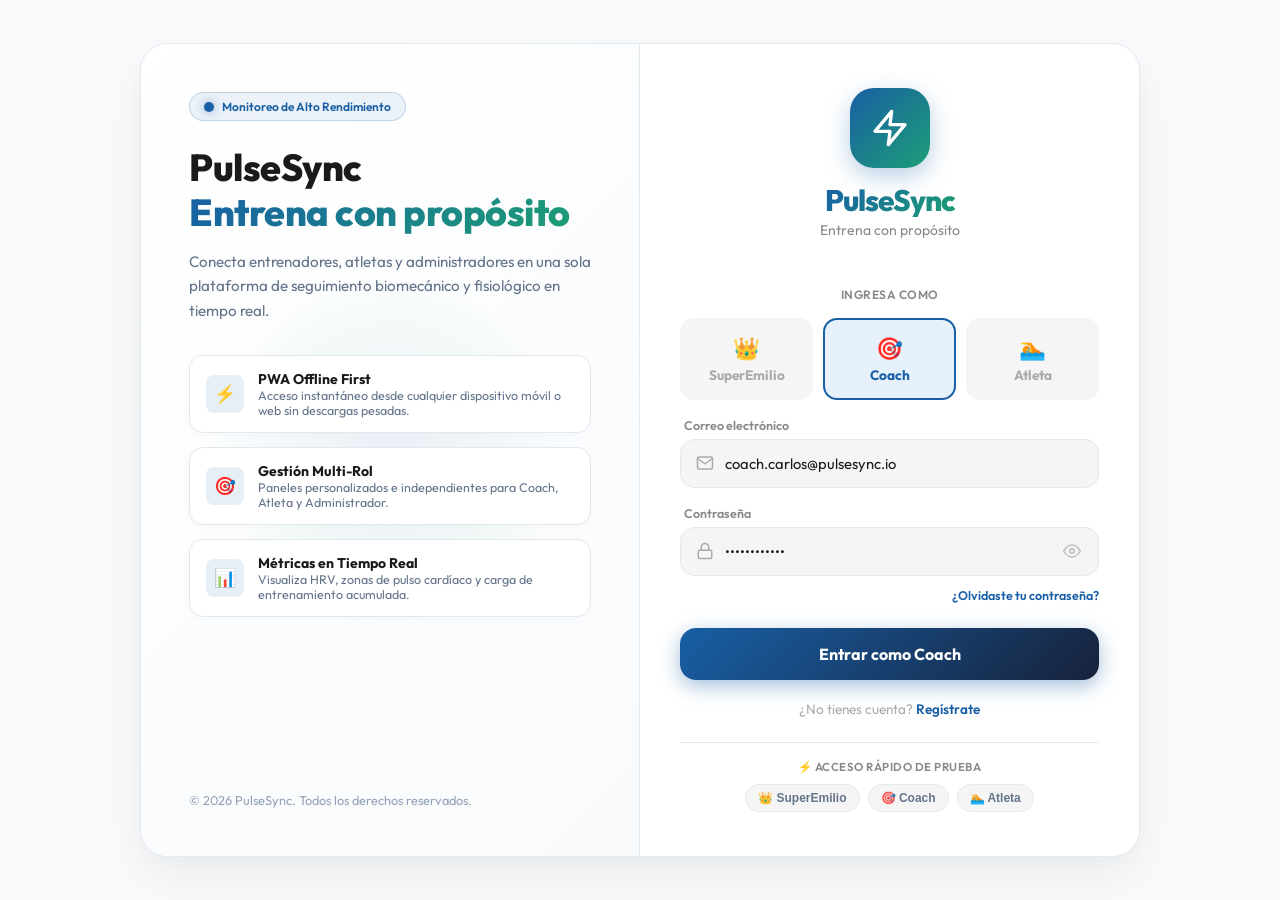
<file: index.html>
<!DOCTYPE html>
<html lang="es">
<head>
  <meta charset="UTF-8">
  <meta name="viewport" content="width=device-width, initial-scale=1.0, maximum-scale=5.0">
  <meta name="description" content="PulseSync - Plataforma de Monitoreo de Rendimiento Deportivo y Salud. Entrena con propósito.">
  <meta name="theme-color" content="#185FA5">
  <meta name="mobile-web-app-capable" content="yes">
  <meta name="apple-mobile-web-app-status-bar-style" content="black-translucent">
  <meta name="apple-mobile-web-app-title" content="PulseSync">

  <title>PulseSync | Iniciar Sesión</title>

  <!-- PWA Manifest & Favicon -->
  <link rel="manifest" href="manifest.json">
  <link rel="icon" type="image/svg+xml" href="assets/icons/icon.svg">
  <link rel="apple-touch-icon" href="assets/icons/icon.svg">

  <!-- Style Sheets -->
  <link rel="stylesheet" href="css/main.css">
  <link rel="stylesheet" href="css/components.css">
  <link rel="stylesheet" href="css/login.css">
  <link rel="stylesheet" href="css/dashboard.css">
</head>
<body>

  <!-- ==========================================================================
       LOGIN VIEW SECTION (Basada en Mocks Emilio - Pantalla Inicio V1)
       ========================================================================== -->
  <section id="login-view" class="login-container">
    <main class="login-wrapper glass-panel">
      
      <!-- Desktop Left Hero Panel -->
      <aside class="login-hero">
        <div class="hero-glow-circle"></div>
        <div class="hero-content">
          <div class="hero-badge">
            <span class="pulse-dot"></span> Monitoreo de Alto Rendimiento
          </div>
          <h1 class="hero-title">PulseSync <br><span class="text-gradient">Entrena con propósito</span></h1>
          <p class="hero-description">
            Conecta entrenadores, atletas y administradores en una sola plataforma de seguimiento biomecánico y fisiológico en tiempo real.
          </p>

          <div class="hero-features">
            <article class="feature-item">
              <div class="feature-icon">⚡</div>
              <div class="feature-text">
                <h4>PWA Offline First</h4>
                <p>Acceso instantáneo desde cualquier dispositivo móvil o web sin descargas pesadas.</p>
              </div>
            </article>

            <article class="feature-item">
              <div class="feature-icon">🎯</div>
              <div class="feature-text">
                <h4>Gestión Multi-Rol</h4>
                <p>Paneles personalizados e independientes para Coach, Atleta y Administrador.</p>
              </div>
            </article>

            <article class="feature-item">
              <div class="feature-icon">📊</div>
              <div class="feature-text">
                <h4>Métricas en Tiempo Real</h4>
                <p>Visualiza HRV, zonas de pulso cardíaco y carga de entrenamiento acumulada.</p>
              </div>
            </article>
          </div>
        </div>

        <footer class="hero-footer">
          &copy; 2026 PulseSync. Todos los derechos reservados.
        </footer>
      </aside>

      <!-- Right Login Form Card -->
      <div class="login-card">
        <header class="login-header-mobile">
          <div class="brand-logo-card">
            <div class="brand-icon-box">
              <svg width="40" height="40" viewBox="0 0 24 24" fill="none" stroke="#ffffff" stroke-width="2" stroke-linecap="round" stroke-linejoin="round">
                <path d="M13 2L3 14h9l-1 8 10-12h-9l1-8z"/>
              </svg>
            </div>
            <h1 class="brand-title-heading text-gradient">PulseSync</h1>
            <p class="brand-subtitle-tag">Entrena con propósito</p>
          </div>
        </header>

        <form id="login-form" novalidate>
          
          <!-- Selector de tipo de cuenta (Mock Emilio Style) -->
          <div class="form-group">
            <label class="form-label-center">INGRESA COMO</label>
            <div class="role-selector-grid">
              
              <!-- Role: Admin -->
              <div class="role-card-option" data-role="admin">
                <input type="radio" name="user-role" id="role-admin" value="admin">
                <label for="role-admin" class="role-card-label">
                  <span class="role-card-icon">👑</span>
                  <span class="role-card-title">SuperEmilio</span>
                </label>
              </div>

              <!-- Role: Coach -->
              <div class="role-card-option" data-role="trainer">
                <input type="radio" name="user-role" id="role-trainer" value="trainer" checked>
                <label for="role-trainer" class="role-card-label">
                  <span class="role-card-icon">🎯</span>
                  <span class="role-card-title">Coach</span>
                </label>
              </div>

              <!-- Role: Atleta -->
              <div class="role-card-option" data-role="athlete">
                <input type="radio" name="user-role" id="role-athlete" value="athlete">
                <label for="role-athlete" class="role-card-label">
                  <span class="role-card-icon">🏊</span>
                  <span class="role-card-title">Atleta</span>
                </label>
              </div>

            </div>
          </div>

          <!-- Correo electrónico -->
          <div class="form-group">
            <label for="email-input" class="form-label">Correo electrónico</label>
            <div class="input-wrapper">
              <svg class="input-icon" viewBox="0 0 24 24" fill="none" stroke="currentColor" stroke-width="2" stroke-linecap="round" stroke-linejoin="round">
                <path d="M4 4h16c1.1 0 2 .9 2 2v12c0 1.1-.9 2-2 2H4c-1.1 0-2-.9-2-2V6c0-1.1.9-2 2-2z"/>
                <polyline points="22,6 12,13 2,6"/>
              </svg>
              <input 
                type="email" 
                id="email-input" 
                class="form-input" 
                placeholder="tu@correo.com"
                value="coach.carlos@pulsesync.io" 
                required 
                autocomplete="username"
              >
            </div>
          </div>

          <!-- Contraseña -->
          <div class="form-group" style="margin-bottom: 8px;">
            <label for="password-input" class="form-label">Contraseña</label>
            <div class="input-wrapper">
              <svg class="input-icon" viewBox="0 0 24 24" fill="none" stroke="currentColor" stroke-width="2" stroke-linecap="round" stroke-linejoin="round">
                <rect x="3" y="11" width="18" height="11" rx="2"/>
                <path d="M7 11V7a5 5 0 0 1 10 0v4"/>
              </svg>
              <input 
                type="password" 
                id="password-input" 
                class="form-input" 
                placeholder="••••••••" 
                value="CoachPass123"
                required 
                autocomplete="current-password"
              >
              <button type="button" id="toggle-password" class="toggle-password-btn" title="Mostrar/ocultar contraseña" aria-label="Mostrar/ocultar contraseña">
                <svg width="18" height="18" viewBox="0 0 24 24" fill="none" stroke="currentColor" stroke-width="2" stroke-linecap="round">
                  <path d="M1 12s4-8 11-8 11 8 11 8-4 8-11 8-11-8-11-8z"/>
                  <circle cx="12" cy="12" r="3"/>
                </svg>
              </button>
            </div>
          </div>

          <!-- Forgot Password -->
          <div class="forgot-wrapper">
            <a href="#" class="forgot-link" onclick="alert('Recuperación de contraseña en desarrollo.'); return false;">¿Olvidaste tu contraseña?</a>
          </div>

          <!-- Botón entrar dinámico según rol seleccionado -->
          <button type="submit" id="submit-btn" class="btn-primary">
            <span id="submit-btn-text">Entrar como Coach</span>
          </button>

          <!-- Registro -->
          <div class="register-footer">
            <span>¿No tienes cuenta? </span>
            <a href="#" class="register-link" onclick="alert('Módulo de registro en desarrollo.'); return false;">Regístrate</a>
          </div>

        </form>

        <!-- Quick Presets -->
        <div class="presets-container">
          <div class="presets-title">⚡ Acceso Rápido de Prueba</div>
          <div class="presets-buttons">
            <button class="preset-chip" data-preset-role="admin">👑 SuperEmilio</button>
            <button class="preset-chip" data-preset-role="trainer">🎯 Coach</button>
            <button class="preset-chip" data-preset-role="athlete">🏊 Atleta</button>
          </div>
        </div>

      </div>

    </main>
  </section>

  <!-- ==========================================================================
       DASHBOARD VIEW SECTION
       ========================================================================== -->
  <section id="dashboard-view" class="dashboard-container hidden">
    <!-- Navbar -->
    <header class="dash-navbar">
      <div class="brand-header">
        <div class="brand-logo-wrapper" style="width: 36px; height: 36px;">
          <img src="assets/icons/icon.svg" alt="PulseSync Logo" class="brand-logo-svg">
        </div>
        <span class="brand-title text-gradient" style="font-size: 1.4rem;">PulseSync</span>
      </div>

      <div class="dash-nav-right">
        <div class="user-badge-pill">
          <div id="nav-user-avatar" class="avatar-circle">C</div>
          <span id="nav-user-name" class="user-name">Coach</span>
          <span id="nav-role-tag" class="role-tag trainer">Coach</span>
        </div>
        <button id="logout-btn" class="btn-secondary" title="Cerrar sesión activa">
          <svg width="18" height="18" fill="none" stroke="currentColor" viewBox="0 0 24 24">
            <path stroke-linecap="round" stroke-linejoin="round" stroke-width="2" d="M17 16l4-4m0 0l-4-4m4 4H7m6 4v1a3 3 0 01-3 3H6a3 3 0 01-3-3V7a3 3 0 013-3h4a3 3 0 013 3v1"/>
          </svg>
          <span class="desktop-only">Salir</span>
        </button>
      </div>
    </header>

    <!-- Dynamic Main Content Container -->
    <main id="role-dashboard-content" class="dash-content"></main>
  </section>

  <!-- Toast Container -->
  <div id="toast-container"></div>

  <!-- JavaScript Modules -->
  <script type="module" src="js/app.js"></script>
</body>
</html>
</file>
<file: css/main.css>
/* ==========================================================================
   PulseSync Main Design System & Global Styles (Light Mode - Mocks Emilio)
   ========================================================================== */

@import url('https://fonts.googleapis.com/css2?family=Outfit:wght@300;400;500;600;700;800&display=swap');

:root {
  /* Light Theme Color Palette */
  --bg-dark: #f8fafc;
  --bg-dark-depth: #ffffff;
  --bg-surface: #ffffff;
  --bg-surface-hover: #f1f5f9;
  --bg-glass-card: #ffffff;
  
  /* Primary Gradients & Accents */
  --primary-blue: #185FA5;
  --primary-emerald: #1D9E75;
  --primary-gradient: linear-gradient(135deg, #185FA5 0%, #1D9E75 100%);
  --primary-gradient-hover: linear-gradient(135deg, #134e89 0%, #168562 100%);

  /* Role Accent Colors & Light Tints */
  --role-admin: #8b5cf6;
  --role-admin-bg: #F3E8FF;
  --role-trainer: #185FA5;
  --role-trainer-bg: #E6F1FB;
  --role-athlete: #1D9E75;
  --role-athlete-bg: #E1F5EE;

  /* Neutrals & Borders */
  --text-main: #1a1a1a;
  --text-secondary: #64748b;
  --text-muted: #94a3b8;
  --border-glass: #e2e8f0;
  --border-glass-light: #e8e8e8;
  --border-accent: #185FA5;

  /* Shadows */
  --shadow-glass: 0 15px 35px rgba(0, 0, 0, 0.07), 0 3px 10px rgba(0, 0, 0, 0.03);
  --shadow-glow: 0 4px 20px rgba(24, 95, 165, 0.15);

  /* Layout */
  --radius-sm: 8px;
  --radius-md: 14px;
  --radius-lg: 22px;
  --radius-full: 9999px;
  --font-family: 'Outfit', -apple-system, BlinkMacSystemFont, 'SF Pro Display', 'Segoe UI', Roboto, sans-serif;
  --transition-fast: all 0.2s cubic-bezier(0.4, 0, 0.2, 1);
  --transition-normal: all 0.3s cubic-bezier(0.4, 0, 0.2, 1);
}

/* Reset & Base Styles */
*, *::before, *::after {
  box-sizing: border-box;
  margin: 0;
  padding: 0;
}

html, body {
  width: 100%;
  min-height: 100vh;
  font-family: var(--font-family);
  background-color: var(--bg-dark);
  color: var(--text-main);
  overflow-x: hidden;
  -webkit-font-smoothing: antialiased;
  -moz-osx-font-smoothing: grayscale;
}

/* Ambient Glowing Background Orbs (Light & Subtle) */
body::before, body::after {
  content: '';
  position: fixed;
  border-radius: 50%;
  filter: blur(120px);
  z-index: -1;
  pointer-events: none;
}

body::before {
  top: -10%;
  left: -10%;
  width: 45vw;
  height: 45vw;
  background: radial-gradient(circle, rgba(24, 95, 165, 0.07) 0%, rgba(29, 158, 117, 0.03) 70%, transparent 100%);
  animation: orbFloat 18s ease-in-out infinite alternate;
}

body::after {
  bottom: -15%;
  right: -10%;
  width: 50vw;
  height: 50vw;
  background: radial-gradient(circle, rgba(29, 158, 117, 0.06) 0%, rgba(139, 92, 246, 0.03) 70%, transparent 100%);
  animation: orbFloat 22s ease-in-out infinite alternate-reverse;
}

@keyframes orbFloat {
  0% { transform: translate(0, 0) scale(1); }
  50% { transform: translate(40px, 30px) scale(1.1); }
  100% { transform: translate(-30px, 50px) scale(0.95); }
}

/* Utility Classes */
.hidden {
  display: none !important;
}

.text-gradient {
  background: var(--primary-gradient);
  -webkit-background-clip: text;
  -webkit-text-fill-color: transparent;
  background-clip: text;
}

.glass-panel {
  background: var(--bg-surface);
  border: 1px solid var(--border-glass);
  box-shadow: var(--shadow-glass);
}

/* Animations */
@keyframes fadeIn {
  from { opacity: 0; transform: translateY(12px); }
  to { opacity: 1; transform: translateY(0); }
}

.animate-fade-in {
  animation: fadeIn 0.4s ease-out forwards;
}

/* Pulse indicator dot */
.pulse-dot {
  width: 10px;
  height: 10px;
  border-radius: 50%;
  background-color: var(--primary-blue);
  box-shadow: 0 0 10px rgba(24, 95, 165, 0.5);
  display: inline-block;
  animation: pulseDotAnim 2s infinite;
}

@keyframes pulseDotAnim {
  0% { transform: scale(0.95); box-shadow: 0 0 0 0 rgba(24, 95, 165, 0.7); }
  70% { transform: scale(1.1); box-shadow: 0 0 0 10px rgba(24, 95, 165, 0); }
  100% { transform: scale(0.95); box-shadow: 0 0 0 0 rgba(24, 95, 165, 0); }
}
</file>
<file: css/components.css>
/* ==========================================================================
   PulseSync UI Component Styles (Light Mode - Refinado según Mocks Emilio)
   ========================================================================== */

/* Brand Header & Mock Emilio Logo Box */
.brand-logo-card {
  display: flex;
  flex-direction: column;
  align-items: center;
  text-align: center;
  margin-bottom: 24px;
}

.brand-icon-box {
  width: 80px;
  height: 80px;
  border-radius: 24px;
  background: linear-gradient(135deg, #185FA5 0%, #1D9E75 100%);
  display: flex;
  align-items: center;
  justify-content: center;
  box-shadow: 0 8px 24px rgba(24, 95, 165, 0.3);
  margin-bottom: 16px;
  transition: transform 0.3s ease;
}

.brand-icon-box:hover {
  transform: scale(1.05) rotate(3deg);
}

.brand-title-heading {
  font-size: 1.85rem;
  font-weight: 800;
  letter-spacing: -1px;
  color: #185FA5;
  line-height: 1.1;
}

.brand-subtitle-tag {
  font-size: 0.875rem;
  color: #888888;
  font-weight: 400;
  margin-top: 4px;
}

/* Header / Brand Logo Compact */
.brand-header {
  display: flex;
  align-items: center;
  gap: 12px;
  user-select: none;
}

.brand-logo-wrapper {
  position: relative;
  width: 40px;
  height: 40px;
  display: flex;
  align-items: center;
  justify-content: center;
}

.brand-logo-svg {
  width: 100%;
  height: 100%;
}

/* Form Controls (Exact Mocks Emilio Light Fields) */
.form-group {
  display: flex;
  flex-direction: column;
  gap: 6px;
  margin-bottom: 18px;
}

.form-label {
  font-size: 0.78rem;
  font-weight: 600;
  color: #888888;
  display: flex;
  justify-content: space-between;
  align-items: center;
  margin-left: 4px;
}

.form-label-center {
  font-size: 0.75rem;
  font-weight: 600;
  color: #888888;
  text-align: center;
  letter-spacing: 0.5px;
  text-transform: uppercase;
  margin-bottom: 10px;
}

.input-wrapper {
  position: relative;
  display: flex;
  align-items: center;
}

.input-icon {
  position: absolute;
  left: 16px;
  color: #aaaaaa;
  width: 18px;
  height: 18px;
  pointer-events: none;
  transition: var(--transition-fast);
}

.form-input {
  width: 100%;
  padding: 14px 16px 14px 44px;
  background: #f5f5f5;
  border: 1.5px solid #e8e8e8;
  border-radius: 14px;
  color: #1a1a1a;
  font-family: inherit;
  font-size: 0.92rem;
  outline: none;
  transition: var(--transition-fast);
}

.form-input::placeholder {
  color: #bbbbbb;
}

.form-input:focus {
  border-color: #185FA5;
  background: #ffffff;
  box-shadow: 0 0 0 3px rgba(24, 95, 165, 0.15);
}

.input-wrapper:focus-within .input-icon {
  color: #185FA5;
}

/* Password Toggle Icon */
.toggle-password-btn {
  position: absolute;
  right: 14px;
  background: none;
  border: none;
  color: #bbbbbb;
  cursor: pointer;
  padding: 4px;
  display: flex;
  align-items: center;
  justify-content: center;
  transition: var(--transition-fast);
}

.toggle-password-btn:hover {
  color: #1a1a1a;
}

/* Forgot password link wrapper */
.forgot-wrapper {
  text-align: right;
  margin-bottom: 24px;
  margin-top: 6px;
}

.forgot-link {
  font-size: 0.78rem;
  color: #185FA5;
  font-weight: 600;
  text-decoration: none;
  transition: var(--transition-fast);
}

.forgot-link:hover {
  text-decoration: underline;
}

/* Role Selector Grid / Cards (Exact Mock Emilio Style) */
.role-selector-grid {
  display: grid;
  grid-template-columns: repeat(3, 1fr);
  gap: 10px;
}

.role-card-option {
  position: relative;
}

.role-card-option input[type="radio"] {
  position: absolute;
  opacity: 0;
  width: 0;
  height: 0;
}

.role-card-label {
  display: flex;
  flex-direction: column;
  align-items: center;
  justify-content: center;
  gap: 4px;
  padding: 14px 8px;
  background: #f5f5f5;
  border: 2px solid transparent;
  border-radius: 14px;
  cursor: pointer;
  transition: all 0.2s ease;
  text-align: center;
}

.role-card-icon {
  font-size: 1.35rem;
}

.role-card-title {
  font-size: 0.85rem;
  font-weight: 700;
  color: #aaaaaa;
  transition: color 0.2s ease;
}

/* Selected Role Themes (Mocks Emilio Color Match) */
.role-card-option[data-role="trainer"] input[type="radio"]:checked + .role-card-label {
  background: #E6F1FB;
  border-color: #185FA5;
}
.role-card-option[data-role="trainer"] input[type="radio"]:checked + .role-card-label .role-card-title {
  color: #185FA5;
}

.role-card-option[data-role="athlete"] input[type="radio"]:checked + .role-card-label {
  background: #E1F5EE;
  border-color: #1D9E75;
}
.role-card-option[data-role="athlete"] input[type="radio"]:checked + .role-card-label .role-card-title {
  color: #1D9E75;
}

.role-card-option[data-role="admin"] input[type="radio"]:checked + .role-card-label {
  background: #F3E8FF;
  border-color: #8b5cf6;
}
.role-card-option[data-role="admin"] input[type="radio"]:checked + .role-card-label .role-card-title {
  color: #8b5cf6;
}

/* Primary Button (Exact Mock Emilio Style) */
.btn-primary {
  width: 100%;
  padding: 16px;
  background: #185FA5;
  border: none;
  border-radius: 16px;
  color: #ffffff;
  font-family: inherit;
  font-size: 1rem;
  font-weight: 700;
  cursor: pointer;
  display: flex;
  align-items: center;
  justify-content: center;
  gap: 10px;
  box-shadow: 0 6px 20px rgba(24, 95, 165, 0.3);
  transition: all 0.2s ease;
  margin-bottom: 20px;
}

.btn-primary:hover {
  transform: translateY(-1px);
  box-shadow: 0 8px 24px rgba(24, 95, 165, 0.45);
}

.btn-primary:active {
  transform: translateY(0);
}

/* Register Footer (Exact Mock Emilio) */
.register-footer {
  text-align: center;
  font-size: 0.85rem;
  color: #aaaaaa;
}

.register-link {
  color: #185FA5;
  font-weight: 600;
  text-decoration: none;
  transition: var(--transition-fast);
}

.register-link:hover {
  text-decoration: underline;
}

/* Secondary Button */
.btn-secondary {
  padding: 8px 16px;
  background: #f1f5f9;
  border: 1px solid #e2e8f0;
  border-radius: var(--radius-md);
  color: #1a1a1a;
  font-family: inherit;
  font-size: 0.85rem;
  font-weight: 600;
  cursor: pointer;
  display: inline-flex;
  align-items: center;
  gap: 8px;
  transition: var(--transition-fast);
}

.btn-secondary:hover {
  background: #e2e8f0;
}

/* Quick Presets */
.presets-container {
  margin-top: 24px;
  padding-top: 16px;
  border-top: 1px solid #e8e8e8;
}

.presets-title {
  font-size: 0.72rem;
  font-weight: 600;
  color: #888888;
  text-transform: uppercase;
  letter-spacing: 0.5px;
  margin-bottom: 10px;
  text-align: center;
}

.presets-buttons {
  display: flex;
  gap: 8px;
  justify-content: center;
}

.preset-chip {
  padding: 6px 12px;
  font-size: 0.75rem;
  font-weight: 600;
  background: #f5f5f5;
  border: 1px solid #e8e8e8;
  border-radius: var(--radius-full);
  color: #64748b;
  cursor: pointer;
  transition: var(--transition-fast);
}

.preset-chip:hover {
  background: #E6F1FB;
  border-color: #185FA5;
  color: #185FA5;
}

/* Toast Notifications */
#toast-container {
  position: fixed;
  bottom: 24px;
  right: 24px;
  z-index: 1000;
  display: flex;
  flex-direction: column;
  gap: 10px;
  pointer-events: none;
}

.toast {
  pointer-events: auto;
  min-width: 280px;
  padding: 14px 20px;
  border-radius: var(--radius-md);
  background: #ffffff;
  border: 1px solid #e2e8f0;
  color: #1a1a1a;
  font-size: 0.9rem;
  font-weight: 600;
  display: flex;
  align-items: center;
  gap: 12px;
  box-shadow: 0 10px 30px rgba(0,0,0,0.1);
  animation: slideInRight 0.3s cubic-bezier(0.175, 0.885, 0.32, 1.275);
}

.toast-success { border-left: 4px solid #1D9E75; }
.toast-error { border-left: 4px solid var(--accent-rose); }
.toast-info { border-left: 4px solid #185FA5; }

@keyframes slideInRight {
  from { transform: translateX(100%); opacity: 0; }
  to { transform: translateX(0); opacity: 1; }
}
</file>
<file: css/login.css>
/* ==========================================================================
   PulseSync Login Screen Layout (Clean Light Mode - Mocks Emilio)
   ========================================================================== */

.login-container {
  min-height: 100vh;
  display: flex;
  align-items: center;
  justify-content: center;
  padding: 20px;
  background-color: var(--bg-dark);
}

.login-wrapper {
  width: 100%;
  max-width: 1000px;
  display: grid;
  grid-template-columns: 1fr;
  border-radius: 28px;
  overflow: hidden;
  position: relative;
  background: #ffffff;
  border: 1px solid #e2e8f0;
  box-shadow: 0 20px 50px rgba(0, 0, 0, 0.06), 0 4px 15px rgba(0, 0, 0, 0.02);
}

/* Card Content Styling */
.login-card {
  padding: 36px 32px;
  display: flex;
  flex-direction: column;
  justify-content: center;
  background: #ffffff;
}

.login-header-mobile {
  text-align: center;
  margin-bottom: 24px;
}

/* Left Hero Section (Tablet & Desktop) */
.login-hero {
  display: none;
  background: linear-gradient(135deg, #ffffff 0%, #f8fafc 100%);
  padding: 48px;
  position: relative;
  flex-direction: column;
  justify-content: space-between;
  border-right: 1px solid #e2e8f0;
  overflow: hidden;
}

.hero-glow-circle {
  position: absolute;
  top: 50%;
  left: 50%;
  transform: translate(-50%, -50%);
  width: 340px;
  height: 340px;
  background: radial-gradient(circle, rgba(24, 95, 165, 0.08) 0%, rgba(29, 158, 117, 0.04) 50%, transparent 75%);
  border-radius: 50%;
  pointer-events: none;
}

.hero-content {
  position: relative;
  z-index: 2;
}

.hero-badge {
  display: inline-flex;
  align-items: center;
  gap: 8px;
  padding: 6px 14px;
  background: rgba(24, 95, 165, 0.08);
  border: 1px solid rgba(24, 95, 165, 0.2);
  border-radius: var(--radius-full);
  font-size: 0.75rem;
  font-weight: 600;
  color: #185FA5;
  margin-bottom: 24px;
}

.hero-title {
  font-size: 2.35rem;
  font-weight: 800;
  line-height: 1.18;
  margin-bottom: 16px;
  letter-spacing: -0.5px;
  color: #1a1a1a;
}

.hero-description {
  font-size: 0.95rem;
  color: #64748b;
  line-height: 1.6;
  max-width: 420px;
  margin-bottom: 32px;
}

/* Feature Cards in Hero */
.hero-features {
  display: flex;
  flex-direction: column;
  gap: 14px;
}

.feature-item {
  display: flex;
  align-items: center;
  gap: 14px;
  padding: 14px 16px;
  background: #ffffff;
  border: 1px solid #e2e8f0;
  border-radius: var(--radius-md);
  box-shadow: 0 2px 8px rgba(0, 0, 0, 0.02);
}

.feature-icon {
  width: 38px;
  height: 38px;
  border-radius: var(--radius-sm);
  background: rgba(24, 95, 165, 0.1);
  color: #185FA5;
  display: flex;
  align-items: center;
  justify-content: center;
  font-size: 1.1rem;
  flex-shrink: 0;
}

.feature-text h4 {
  font-size: 0.875rem;
  font-weight: 700;
  color: #1a1a1a;
}

.feature-text p {
  font-size: 0.78rem;
  color: #64748b;
}

.hero-footer {
  position: relative;
  z-index: 2;
  font-size: 0.8rem;
  color: #94a3b8;
}

/* Breakpoints */
@media (min-width: 768px) {
  .login-card {
    padding: 44px 40px;
  }
}

@media (min-width: 992px) {
  .login-wrapper {
    grid-template-columns: 1fr 1fr;
  }
  
  .login-hero {
    display: flex;
  }
}
</file>
<file: css/dashboard.css>
/* ==========================================================================
   PulseSync Dashboard View Styles (Light Mode - Mocks Emilio)
   ========================================================================== */

.dashboard-container {
  min-height: 100vh;
  display: flex;
  flex-direction: column;
  background-color: #f8fafc;
}

/* Navbar */
.dash-navbar {
  height: 70px;
  padding: 0 24px;
  display: flex;
  align-items: center;
  justify-content: space-between;
  border-bottom: 1px solid #e2e8f0;
  background: #ffffff;
  position: sticky;
  top: 0;
  z-index: 100;
  box-shadow: 0 2px 10px rgba(0, 0, 0, 0.03);
}

.dash-nav-right {
  display: flex;
  align-items: center;
  gap: 16px;
}

/* User Badge Pill */
.user-badge-pill {
  display: flex;
  align-items: center;
  gap: 10px;
  padding: 6px 14px 6px 8px;
  background: #f1f5f9;
  border: 1px solid #e2e8f0;
  border-radius: var(--radius-full);
}

.avatar-circle {
  width: 32px;
  height: 32px;
  border-radius: 50%;
  background: linear-gradient(135deg, #185FA5 0%, #1D9E75 100%);
  color: #ffffff;
  font-weight: 700;
  display: flex;
  align-items: center;
  justify-content: center;
  font-size: 0.85rem;
}

.user-name {
  font-size: 0.875rem;
  font-weight: 600;
  color: #1a1a1a;
}

.role-tag {
  font-size: 0.7rem;
  font-weight: 700;
  padding: 3px 8px;
  border-radius: var(--radius-full);
  text-transform: uppercase;
  letter-spacing: 0.5px;
}

.role-tag.admin {
  background: #F3E8FF;
  color: #8b5cf6;
  border: 1px solid rgba(139, 92, 246, 0.3);
}

.role-tag.trainer {
  background: #E6F1FB;
  color: #185FA5;
  border: 1px solid rgba(24, 95, 165, 0.3);
}

.role-tag.athlete {
  background: #E1F5EE;
  color: #1D9E75;
  border: 1px solid rgba(29, 158, 117, 0.3);
}

/* Main Dashboard Body */
.dash-content {
  flex: 1;
  max-width: 1280px;
  width: 100%;
  margin: 0 auto;
  padding: 32px 24px;
}

.dash-header {
  display: flex;
  flex-direction: column;
  gap: 8px;
  margin-bottom: 32px;
}

.dash-welcome-row {
  display: flex;
  align-items: center;
  justify-content: space-between;
  flex-wrap: wrap;
  gap: 16px;
}

.dash-title {
  font-size: 2rem;
  font-weight: 800;
  color: #1a1a1a;
}

.dash-subtitle {
  color: #64748b;
  font-size: 0.95rem;
}

/* Grid Layout for Metrics Cards */
.metrics-grid {
  display: grid;
  grid-template-columns: repeat(auto-fit, minmax(260px, 1fr));
  gap: 20px;
  margin-bottom: 32px;
}

.metric-card {
  padding: 24px;
  border-radius: var(--radius-lg);
  background: #ffffff;
  border: 1px solid #e2e8f0;
  box-shadow: 0 4px 15px rgba(0, 0, 0, 0.03);
  display: flex;
  flex-direction: column;
  justify-content: space-between;
  gap: 16px;
  position: relative;
  overflow: hidden;
  transition: var(--transition-fast);
}

.metric-card:hover {
  transform: translateY(-3px);
  box-shadow: 0 8px 25px rgba(0, 0, 0, 0.06);
}

.metric-top {
  display: flex;
  align-items: center;
  justify-content: space-between;
}

.metric-icon-box {
  width: 44px;
  height: 44px;
  border-radius: var(--radius-md);
  display: flex;
  align-items: center;
  justify-content: center;
  font-size: 1.25rem;
}

.metric-card.cyan .metric-icon-box {
  background: #E6F1FB;
  color: #185FA5;
}

.metric-card.purple .metric-icon-box {
  background: #F3E8FF;
  color: #8b5cf6;
}

.metric-card.emerald .metric-icon-box {
  background: #E1F5EE;
  color: #1D9E75;
}

.metric-card.blue .metric-icon-box {
  background: #E6F1FB;
  color: #185FA5;
}

.metric-value {
  font-size: 2.25rem;
  font-weight: 800;
  line-height: 1;
  color: #1a1a1a;
}

.metric-label {
  font-size: 0.875rem;
  color: #64748b;
  font-weight: 600;
}

.metric-trend {
  font-size: 0.75rem;
  font-weight: 600;
  display: flex;
  align-items: center;
  gap: 4px;
}

.trend-up { color: #1D9E75; }
.trend-down { color: #e11d48; }

/* Main Panels Grid */
.dashboard-panels-grid {
  display: grid;
  grid-template-columns: 2fr 1fr;
  gap: 24px;
}

@media (max-width: 992px) {
  .dashboard-panels-grid {
    grid-template-columns: 1fr;
  }
}

.panel-card {
  padding: 24px;
  border-radius: var(--radius-lg);
  background: #ffffff;
  border: 1px solid #e2e8f0;
  box-shadow: 0 4px 15px rgba(0, 0, 0, 0.03);
}

.panel-title {
  font-size: 1.15rem;
  font-weight: 700;
  color: #1a1a1a;
  margin-bottom: 16px;
  display: flex;
  align-items: center;
  justify-content: space-between;
}

/* Activity / Data List */
.data-list {
  display: flex;
  flex-direction: column;
  gap: 12px;
}

.data-item {
  display: flex;
  align-items: center;
  justify-content: space-between;
  padding: 12px 16px;
  background: #f8fafc;
  border: 1px solid #e2e8f0;
  border-radius: var(--radius-md);
  font-size: 0.9rem;
}

.data-item-left {
  display: flex;
  align-items: center;
  gap: 12px;
}

.data-item-title {
  font-weight: 600;
  color: #1a1a1a;
}

.data-item-sub {
  font-size: 0.75rem;
  color: #64748b;
}
</file>
